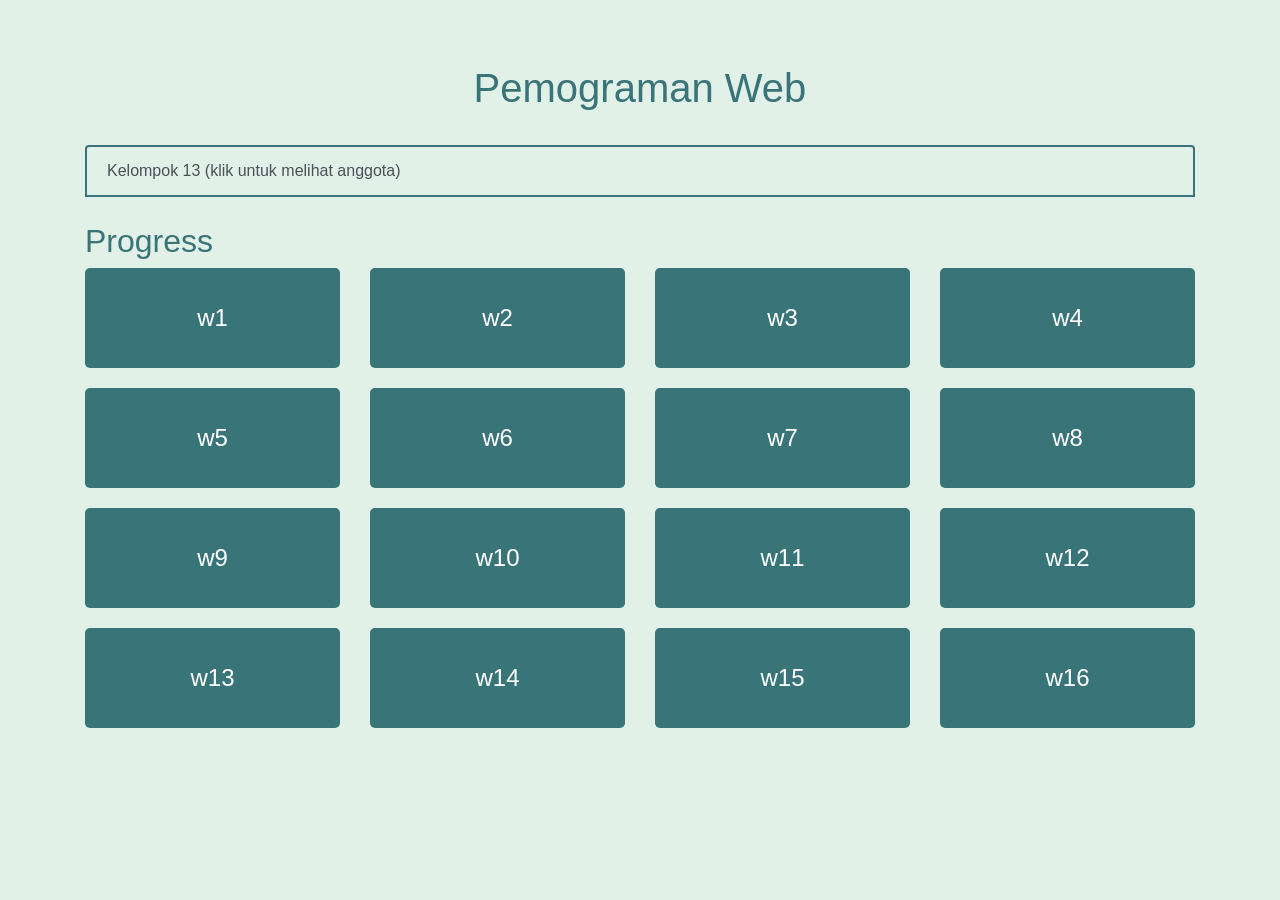
<file: index.html>
<!DOCTYPE html>
<html lang="en">
<head>
    <meta charset="UTF-8">
    <meta name="viewport" content="width=device-width, initial-scale=1.0">
    <link rel="stylesheet" href="https://maxcdn.bootstrapcdn.com/bootstrap/4.5.2/css/bootstrap.min.css">
    <title>Tugas Pemograman Web</title>

</head>
<body>


<div class="container mt-4">
    <h1 style="text-align: center;">Pemograman Web</h1>

    <div class="list-group">
        <a href="#collapseKelompok13" class="list-group-item list-group-item-action" data-toggle="collapse" aria-expanded="false" aria-controls="collapseKelompok13" style="background-color: transparent; border: 2px solid #387478;">Kelompok 13 (klik untuk melihat anggota)</a>
        <div class="collapse" id="collapseKelompok13">
            <p class="list-group-item list-group-item-action" style="background-color: transparent;">Nashrullah Akbar</p>
            <p class="list-group-item list-group-item-action" style="background-color: transparent;">Sahrul Gunawan</p>
            <p class="list-group-item list-group-item-action" style="background-color: transparent;">Ichsanul Hakim</p>
            <p class="list-group-item list-group-item-action" style="background-color: transparent;">Nandi Triana</p>
        </div>
    </div>
<h2>Progress</h2>
    <div class="row">
        <!-- Menggunakan loop untuk membuat kotak dari w1 hingga w16 -->
        <div class="col-md-3">
            <a href="halaman_w1.html" class="box">w1</a>
        </div>

        <div class="col-md-3">
            <a href="./TUGAS WEEK 2/week2.html" class="box">w2</a>
        </div>

        <div class="col-md-3">
            <a href="./TUGAS WEEK 3/week3.html" class="box">w3</a>
        </div>

        <div class="col-md-3">
            <a href="./TUGAS WEEK 4/WEB/week4.html" class="box">w4</a>
        </div>

        <div class="col-md-3">
            <a href="halaman_w5.html" class="box">w5</a>
        </div>

        <div class="col-md-3">
            <a href="halaman_w6.html" class="box">w6</a>
        </div>

        <div class="col-md-3">
            <a href="halaman_w7.html" class="box">w7</a>
        </div>

        <div class="col-md-3">
            <a href="halaman_w8.html" class="box">w8</a>
        </div>

        <div class="col-md-3">
            <a href="halaman_w9.html" class="box">w9</a>
        </div>

        <div class="col-md-3">
            <a href="halaman_w10.html" class="box">w10</a>
        </div>
        
        <div class="col-md-3">
            <a href="halaman_w11.html" class="box">w11</a>
        </div>
        <div class="col-md-3">
            <a href="halaman_w12.html" class="box">w12</a>
        </div>
        <div class="col-md-3">
            <a href="halaman_w13.html" class="box">w13</a>
        </div>
        <div class="col-md-3">
            <a href="halaman_w14.html" class="box">w14</a>
        </div>
        <div class="col-md-3">
            <a href="halaman_w15.html" class="box">w15</a>
        </div>
        <div class="col-md-3">
            <a href="halaman_w16.html" class="box">w16</a>
        </div>
      </div>
    </div>

<script src="https://code.jquery.com/jquery-3.5.1.slim.min.js"></script>
<script src="https://cdn.jsdelivr.net/npm/@popperjs/core@2.5.3/dist/umd/popper.min.js"></script>
<script src="https://maxcdn.bootstrapcdn.com/bootstrap/4.5.2/js/bootstrap.min.js"></script>
</body>
</html>

<style>

    body {
        color: #387478;
        font-family: 'Arial', sans-serif;
        background-color: #E2F1E7;
        margin: 5%;
    }
    
    p{
        margin: 0%;
        font-style: italic;
    }
    .box {
        background-color: #387478; /* Warna latar belakang */
        color: white; /* Warna teks */
        height: 100px; /* Tinggi kotak */
        display: flex;
        align-items: center;
        justify-content: center;
        font-size: 24px; /* Ukuran font */
        border-radius: 5px; /* Sudut melengkung */
        margin-bottom: 20px; /* Jarak antara kotak */
    }
    .box:hover {
        background-color: #243642; /* Warna latar belakang */
    }

    .list-group {
        padding: 25px 0px;
    }
    
</style>
</file>
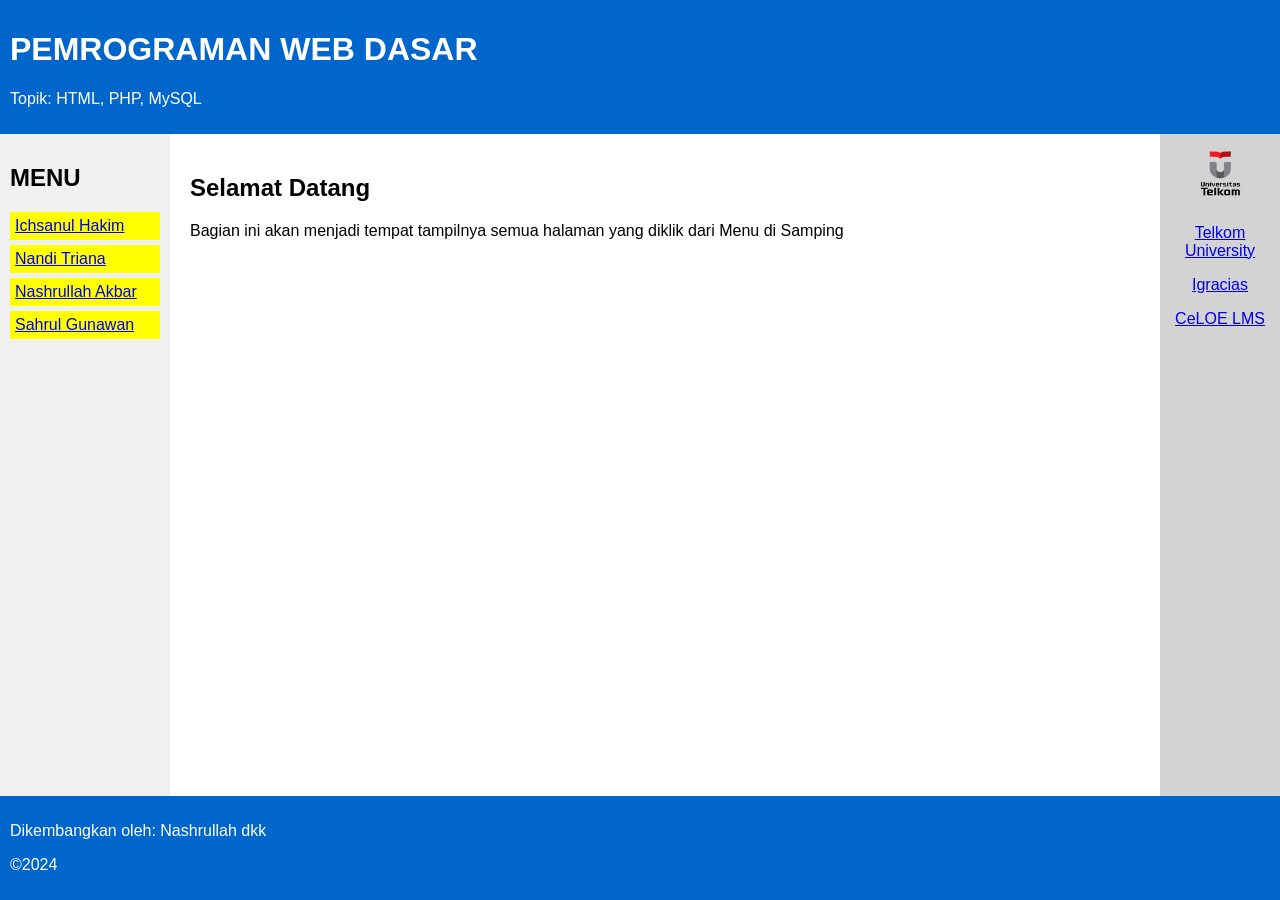
<file: TUGAS WEEK 2/index.html>
<!DOCTYPE html>
<html lang="en">
<head>
    <meta charset="UTF-8">
    <meta name="viewport" content="width=device-width, initial-scale=1.0">
    <link rel="stylesheet" href="./style/style.css">
    <title>WEBPRO WEEK 2</title>
    
</head>
<body>
    <div class="container">
        <header>
            <h1>PEMROGRAMAN WEB DASAR</h1>
            <p>Topik: HTML, PHP, MySQL</p>
        </header>
        <div class="content">
            <nav class="menu">
                <h2>MENU</h2>
                <ul>
                    <li><a href="./datadiri/isan.html">Ichsanul Hakim</a></li>
                    <li><a href="./datadiri/nandi.html">Nandi Triana</a></li>
                    <li><a href="./datadiri/akbar.html">Nashrullah Akbar</a></li>
                    <li><a href="./datadiri/sahrul.html">Sahrul Gunawan</a></li>
                </ul>
            </nav>
            <main>
                <h2>Selamat Datang</h2>
                <p>Bagian ini akan menjadi tempat tampilnya semua halaman yang diklik dari Menu di Samping</p>
            </main>
            <aside class="sidebar">
                <img src="./img/telkom.png" alt="Logo">
                <p><a href="https://telkomuniversity.ac.id/">Telkom University</a></p>
                <p><a href="https://igracias.telkomuniversity.ac.id/">Igracias</a></p>
                <p><a href="https://lms.telkomuniversity.ac.id/login/index.php">CeLOE LMS</a></p>
            </aside>
        </div>
        <footer>
            <p>Dikembangkan oleh: Nashrullah dkk</p>
            <p>&copy;2024</p>
        </footer>
    </div>
</body>
</html>
</file>
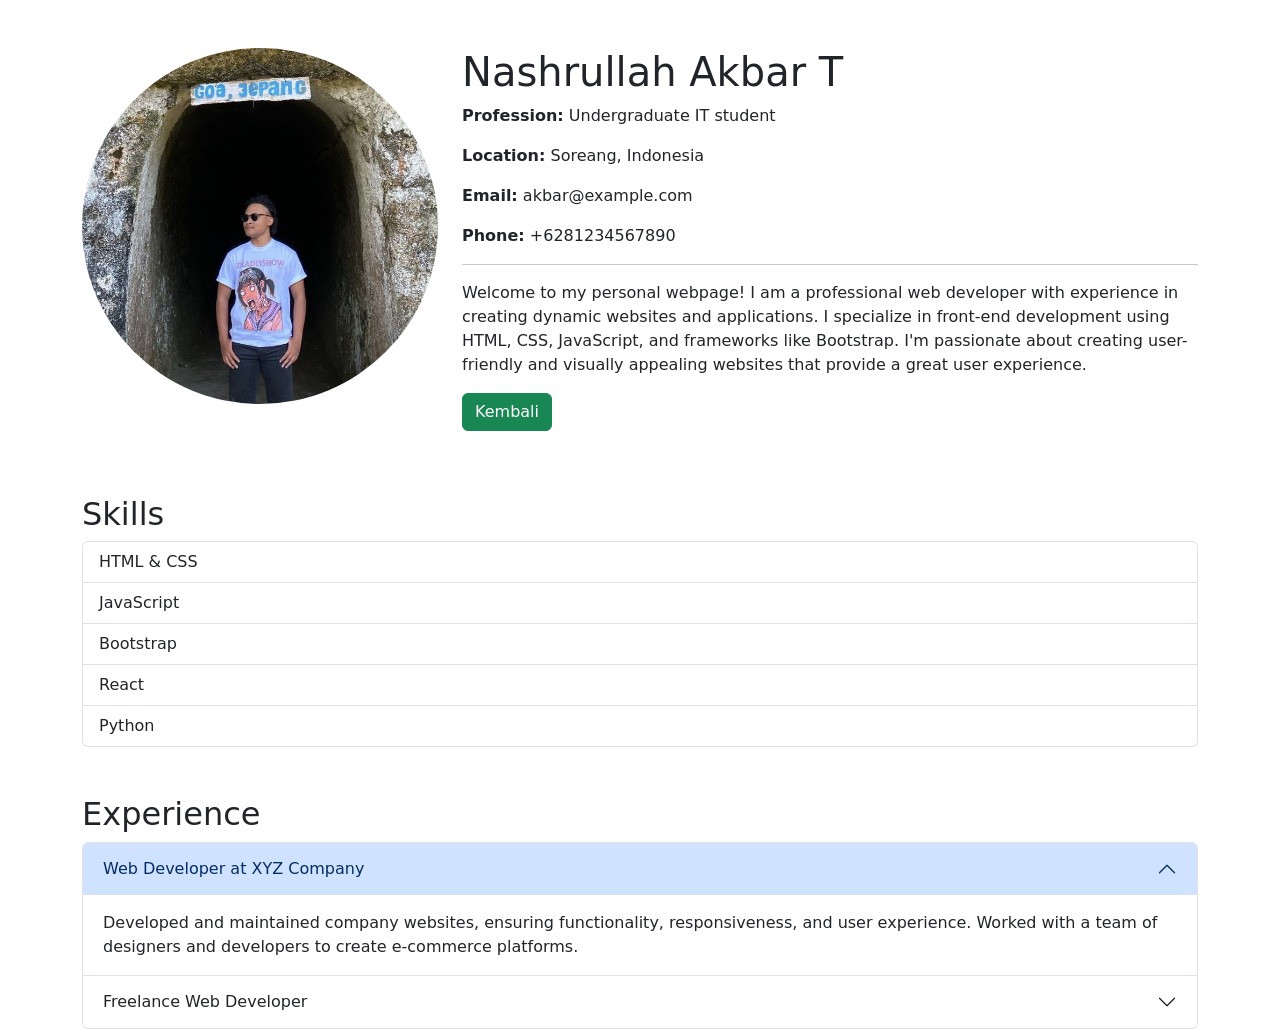
<file: datadiri/akbar.html>
<html lang="en">
<head>
    <meta charset="UTF-8">
    <meta name="viewport" content="width=device-width, initial-scale=1.0">
    <title>Biodata</title>
    <!-- Bootstrap CSS -->
    <link href="https://cdn.jsdelivr.net/npm/bootstrap@5.3.0-alpha1/dist/css/bootstrap.min.css" rel="stylesheet">
</head>
<body>


<!-- Main Content -->
<div class="container mt-5">
    <div class="row">
        <div class="col-md-4">
            <img src="../img/akbar.jpg" alt="Profile Picture" class="img-fluid rounded-circle mb-3">
        </div>
        <div class="col-md-8">
            <h1>Nashrullah Akbar T</h1>
            <p><strong>Profession:</strong> Undergraduate IT student</p>
            <p><strong>Location:</strong> Soreang, Indonesia</p>
            <p><strong>Email:</strong> akbar@example.com</p>
            <p><strong>Phone:</strong> +6281234567890</p>
            <hr>
            <p>Welcome to my personal webpage! I am a professional web developer with experience in creating dynamic websites and applications. I specialize in front-end development using HTML, CSS, JavaScript, and frameworks like Bootstrap. I'm passionate about creating user-friendly and visually appealing websites that provide a great user experience.</p>
            <form>
                <button type="button" onclick="window.location.href='../index.html'" class="btn btn-success">Kembali</button>
               </form>
        </div>
    </div>

    <div class="row mt-5">
        <div class="col-md-12">
            <h2>Skills</h2>
            <ul class="list-group">
                <li class="list-group-item">HTML & CSS</li>
                <li class="list-group-item">JavaScript</li>
                <li class="list-group-item">Bootstrap</li>
                <li class="list-group-item">React</li>
                <li class="list-group-item">Python</li>
            </ul>
        </div>
    </div>

    <div class="row mt-5">
        <div class="col-md-12">
            <h2>Experience</h2>
            <div class="accordion" id="experienceAccordion">
                <div class="accordion-item">
                    <h2 class="accordion-header" id="headingOne">
                        <button class="accordion-button" type="button" data-bs-toggle="collapse" data-bs-target="#collapseOne" aria-expanded="true" aria-controls="collapseOne">
                            Web Developer at XYZ Company
                        </button>
                    </h2>
                    <div id="collapseOne" class="accordion-collapse collapse show" aria-labelledby="headingOne" data-bs-parent="#experienceAccordion">
                        <div class="accordion-body">
                            Developed and maintained company websites, ensuring functionality, responsiveness, and user experience. Worked with a team of designers and developers to create e-commerce platforms.
                        </div>
                    </div>
                </div>
                <div class="accordion-item">
                    <h2 class="accordion-header" id="headingTwo">
                        <button class="accordion-button collapsed" type="button" data-bs-toggle="collapse" data-bs-target="#collapseTwo" aria-expanded="false" aria-controls="collapseTwo">
                            Freelance Web Developer
                        </button>
                    </h2>
                    <div id="collapseTwo" class="accordion-collapse collapse" aria-labelledby="headingTwo" data-bs-parent="#experienceAccordion">
                        <div class="accordion-body">
                            Built websites for small businesses and personal portfolios, focusing on clean, modern design and user-centric functionality.
                        </div>
                    </div>
                </div>
            </div>
        </div>
    </div>
</div>



<!-- Bootstrap JS -->
<script src="https://cdn.jsdelivr.net/npm/bootstrap@5.3.0-alpha1/dist/js/bootstrap.bundle.min.js"></script>
</body>
</html>
</file>
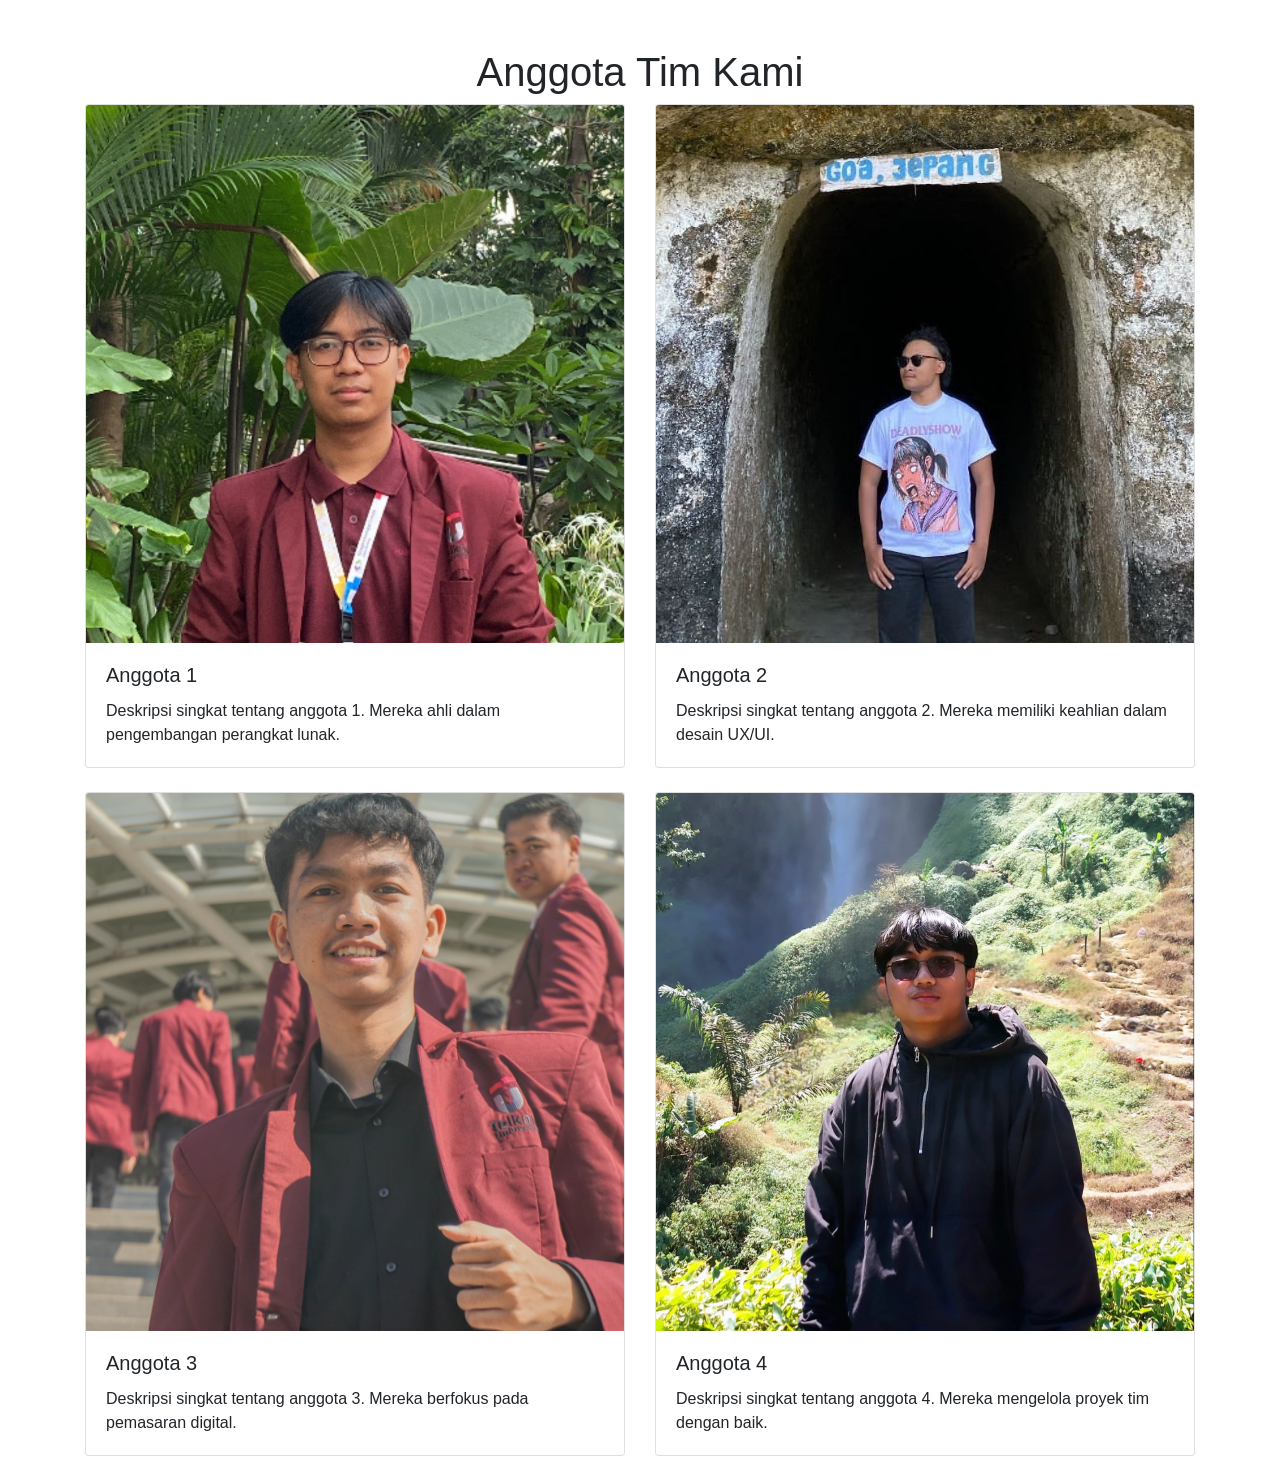
<file: datadiri/anggota.html>
<!DOCTYPE html>
 <html lang="en">
<head>
  <meta charset="UTF-8">
  <meta name="viewport" content="width=device-width, initial-scale=1.0">
  <title>Anggota Tim</title>
  <link rel="stylesheet" href="https://stackpath.bootstrapcdn.com/bootstrap/4.5.2/css/bootstrap.min.css">
</head>
 <body>
  <div class="container mt-5">
    <h1 class="text-center">Anggota Tim Kami</h1>
    <div class="row">
      
      <!-- Card Anggota 1 -->
      <div class="col-md-6">
        <div class="card mb-4">
          <img src="../img/san.jpeg" class="card-img-top" alt="Anggota 1">
          <div class="card-body">
            <h5 class="card-title">Anggota 1</h5>
            <p class="card-text">Deskripsi singkat tentang anggota 1. Mereka ahli dalam pengembangan perangkat lunak.</p>
          </div>
        </div>
      </div>
      
      <!-- Card Anggota 2 -->
      <div class="col-md-6">
        <div class="card mb-4">
          <img src="../img/akbar.jpg" class="card-img-top" alt="Anggota 2">
          <div class="card-body">
            <h5 class="card-title">Anggota 2</h5>
            <p class="card-text">Deskripsi singkat tentang anggota 2. Mereka memiliki keahlian dalam desain UX/UI.</p>
          </div>
        </div>
      </div>

      <!-- Card Anggota 3 -->
      <div class="col-md-6">
        <div class="card mb-4">
          <img src="../img/nandi.jpg" class="card-img-top" alt="Anggota 3">
          <div class="card-body">
            <h5 class="card-title">Anggota 3</h5>
            <p class="card-text">Deskripsi singkat tentang anggota 3. Mereka berfokus pada pemasaran digital.</p>
          </div>
        </div>
      </div>
      
      <!-- Card Anggota 4 -->
      <div class="col-md-6">
        <div class="card mb-4">
          <img src="../img/sahrul.jpg" class="card-img-top" alt="Anggota 4">
          <div class="card-body">
            <h5 class="card-title">Anggota 4</h5>
            <p class="card-text">Deskripsi singkat tentang anggota 4. Mereka mengelola proyek tim dengan baik.</p>
          </div>
        </div>
      </div>
 </body>
 </html> 

<style>
    .card {
    transition: transform 0.2s;
    width: 100%;
    margin-bottom: 10px;
}
    
    .card:hover {
        transform: scale(1.05);
    }

 </style>
</file>
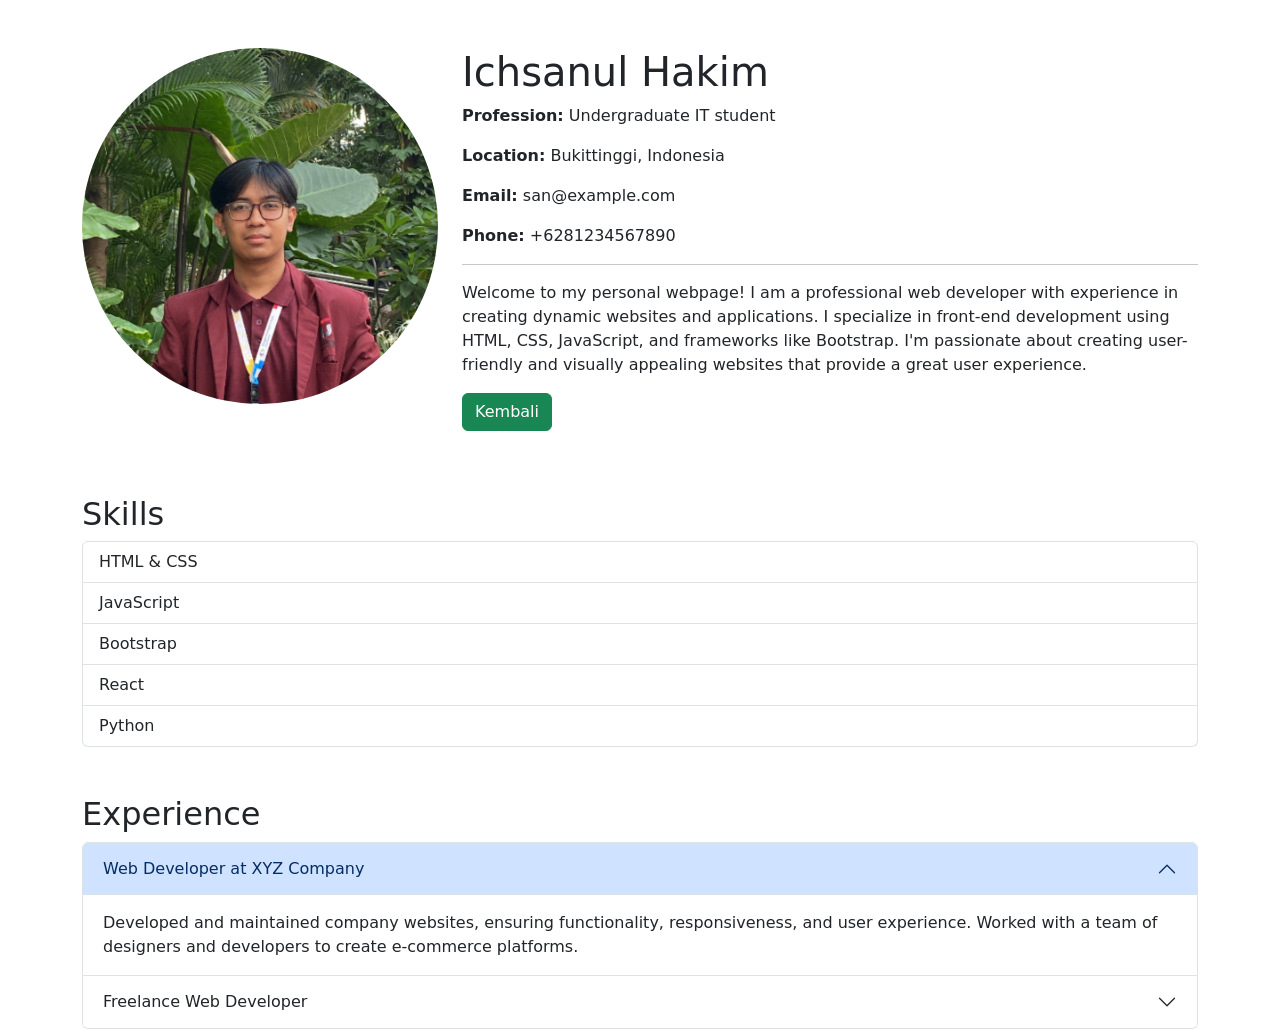
<file: datadiri/isan.html>
<html lang="en">
<head>
    <meta charset="UTF-8">
    <meta name="viewport" content="width=device-width, initial-scale=1.0">
    <title>Biodata</title>
    <!-- Bootstrap CSS -->
    <link href="https://cdn.jsdelivr.net/npm/bootstrap@5.3.0-alpha1/dist/css/bootstrap.min.css" rel="stylesheet">
</head>
<body>


<!-- Main Content -->
<div class="container mt-5">
    <div class="row">
        <div class="col-md-4">
            <img src="../img/san.jpeg" alt="Profile Picture" class="img-fluid rounded-circle mb-3">
        </div>
        <div class="col-md-8">
            <h1>Ichsanul Hakim</h1>
            <p><strong>Profession:</strong> Undergraduate IT student</p>
            <p><strong>Location:</strong> Bukittinggi, Indonesia</p>
            <p><strong>Email:</strong> san@example.com</p>
            <p><strong>Phone:</strong> +6281234567890</p>
            <hr>
            <p>Welcome to my personal webpage! I am a professional web developer with experience in creating dynamic websites and applications. I specialize in front-end development using HTML, CSS, JavaScript, and frameworks like Bootstrap. I'm passionate about creating user-friendly and visually appealing websites that provide a great user experience.</p>
            <form>
                <button type="button" onclick="window.location.href='../index.html'" class="btn btn-success">Kembali</button>
               </form>
        </div>
    </div>

    <div class="row mt-5">
        <div class="col-md-12">
            <h2>Skills</h2>
            <ul class="list-group">
                <li class="list-group-item">HTML & CSS</li>
                <li class="list-group-item">JavaScript</li>
                <li class="list-group-item">Bootstrap</li>
                <li class="list-group-item">React</li>
                <li class="list-group-item">Python</li>
            </ul>
        </div>
    </div>

    <div class="row mt-5">
        <div class="col-md-12">
            <h2>Experience</h2>
            <div class="accordion" id="experienceAccordion">
                <div class="accordion-item">
                    <h2 class="accordion-header" id="headingOne">
                        <button class="accordion-button" type="button" data-bs-toggle="collapse" data-bs-target="#collapseOne" aria-expanded="true" aria-controls="collapseOne">
                            Web Developer at XYZ Company
                        </button>
                    </h2>
                    <div id="collapseOne" class="accordion-collapse collapse show" aria-labelledby="headingOne" data-bs-parent="#experienceAccordion">
                        <div class="accordion-body">
                            Developed and maintained company websites, ensuring functionality, responsiveness, and user experience. Worked with a team of designers and developers to create e-commerce platforms.
                        </div>
                    </div>
                </div>
                <div class="accordion-item">
                    <h2 class="accordion-header" id="headingTwo">
                        <button class="accordion-button collapsed" type="button" data-bs-toggle="collapse" data-bs-target="#collapseTwo" aria-expanded="false" aria-controls="collapseTwo">
                            Freelance Web Developer
                        </button>
                    </h2>
                    <div id="collapseTwo" class="accordion-collapse collapse" aria-labelledby="headingTwo" data-bs-parent="#experienceAccordion">
                        <div class="accordion-body">
                            Built websites for small businesses and personal portfolios, focusing on clean, modern design and user-centric functionality.
                        </div>
                    </div>
                </div>
            </div>
        </div>
    </div>
</div>



<!-- Bootstrap JS -->
<script src="https://cdn.jsdelivr.net/npm/bootstrap@5.3.0-alpha1/dist/js/bootstrap.bundle.min.js"></script>
</body>
</html>
</file>
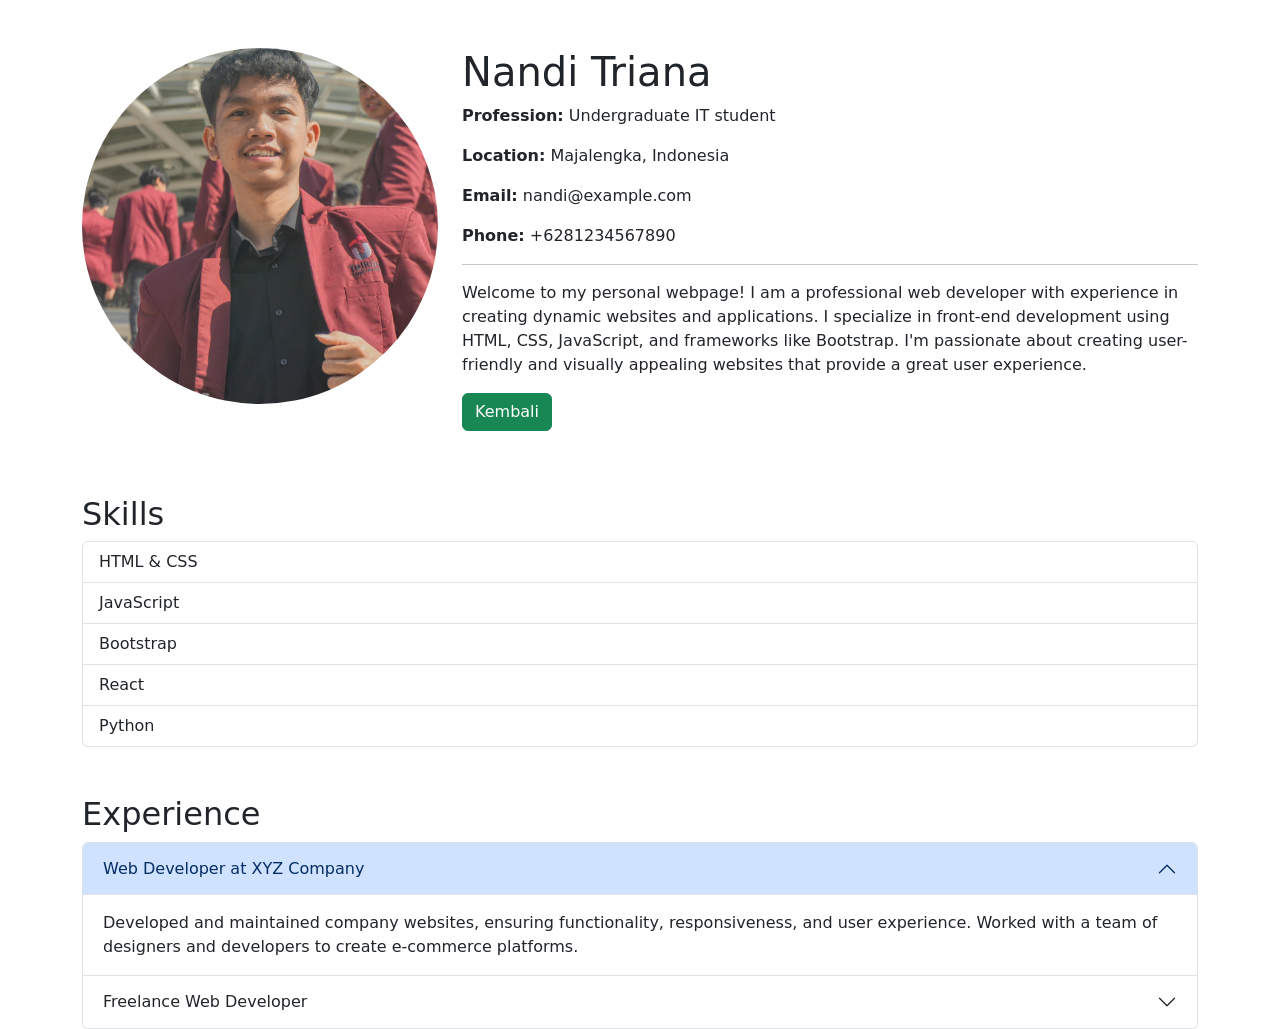
<file: datadiri/nandi.html>
<html lang="en">
  <head>
    <meta charset="UTF-8" />
    <meta name="viewport" content="width=device-width, initial-scale=1.0" />
    <title>Biodata</title>
    <!-- Bootstrap CSS -->
    <link
      href="https://cdn.jsdelivr.net/npm/bootstrap@5.3.0-alpha1/dist/css/bootstrap.min.css"
      rel="stylesheet"
    />
  </head>
  <body>
    <!-- Main Content -->
    <div class="container mt-5">
      <div class="row">
        <div class="col-md-4">
          <img
            src="../img/nandi.jpg"
            alt="Profile Picture"
            class="img-fluid rounded-circle mb-3"
          />
        </div>
        <div class="col-md-8">
          <h1>Nandi Triana</h1>
          <p><strong>Profession:</strong> Undergraduate IT student</p>
          <p><strong>Location:</strong> Majalengka, Indonesia</p>
          <p><strong>Email:</strong> nandi@example.com</p>
          <p><strong>Phone:</strong> +6281234567890</p>
          <hr />
          <p>
            Welcome to my personal webpage! I am a professional web developer
            with experience in creating dynamic websites and applications. I
            specialize in front-end development using HTML, CSS, JavaScript, and
            frameworks like Bootstrap. I'm passionate about creating
            user-friendly and visually appealing websites that provide a great
            user experience.
          </p>
          <form>
            <button
              type="button"
              onclick="window.location.href='../index.html'"
              class="btn btn-success"
            >
              Kembali
            </button>
          </form>
        </div>
      </div>

      <div class="row mt-5">
        <div class="col-md-12">
          <h2>Skills</h2>
          <ul class="list-group">
            <li class="list-group-item">HTML & CSS</li>
            <li class="list-group-item">JavaScript</li>
            <li class="list-group-item">Bootstrap</li>
            <li class="list-group-item">React</li>
            <li class="list-group-item">Python</li>
          </ul>
        </div>
      </div>

      <div class="row mt-5">
        <div class="col-md-12">
          <h2>Experience</h2>
          <div class="accordion" id="experienceAccordion">
            <div class="accordion-item">
              <h2 class="accordion-header" id="headingOne">
                <button
                  class="accordion-button"
                  type="button"
                  data-bs-toggle="collapse"
                  data-bs-target="#collapseOne"
                  aria-expanded="true"
                  aria-controls="collapseOne"
                >
                  Web Developer at XYZ Company
                </button>
              </h2>
              <div
                id="collapseOne"
                class="accordion-collapse collapse show"
                aria-labelledby="headingOne"
                data-bs-parent="#experienceAccordion"
              >
                <div class="accordion-body">
                  Developed and maintained company websites, ensuring
                  functionality, responsiveness, and user experience. Worked
                  with a team of designers and developers to create e-commerce
                  platforms.
                </div>
              </div>
            </div>
            <div class="accordion-item">
              <h2 class="accordion-header" id="headingTwo">
                <button
                  class="accordion-button collapsed"
                  type="button"
                  data-bs-toggle="collapse"
                  data-bs-target="#collapseTwo"
                  aria-expanded="false"
                  aria-controls="collapseTwo"
                >
                  Freelance Web Developer
                </button>
              </h2>
              <div
                id="collapseTwo"
                class="accordion-collapse collapse"
                aria-labelledby="headingTwo"
                data-bs-parent="#experienceAccordion"
              >
                <div class="accordion-body">
                  Built websites for small businesses and personal portfolios,
                  focusing on clean, modern design and user-centric
                  functionality.
                </div>
              </div>
            </div>
          </div>
        </div>
      </div>
    </div>

    <!-- Bootstrap JS -->
    <script src="https://cdn.jsdelivr.net/npm/bootstrap@5.3.0-alpha1/dist/js/bootstrap.bundle.min.js"></script>
  </body>
</html>
</file>
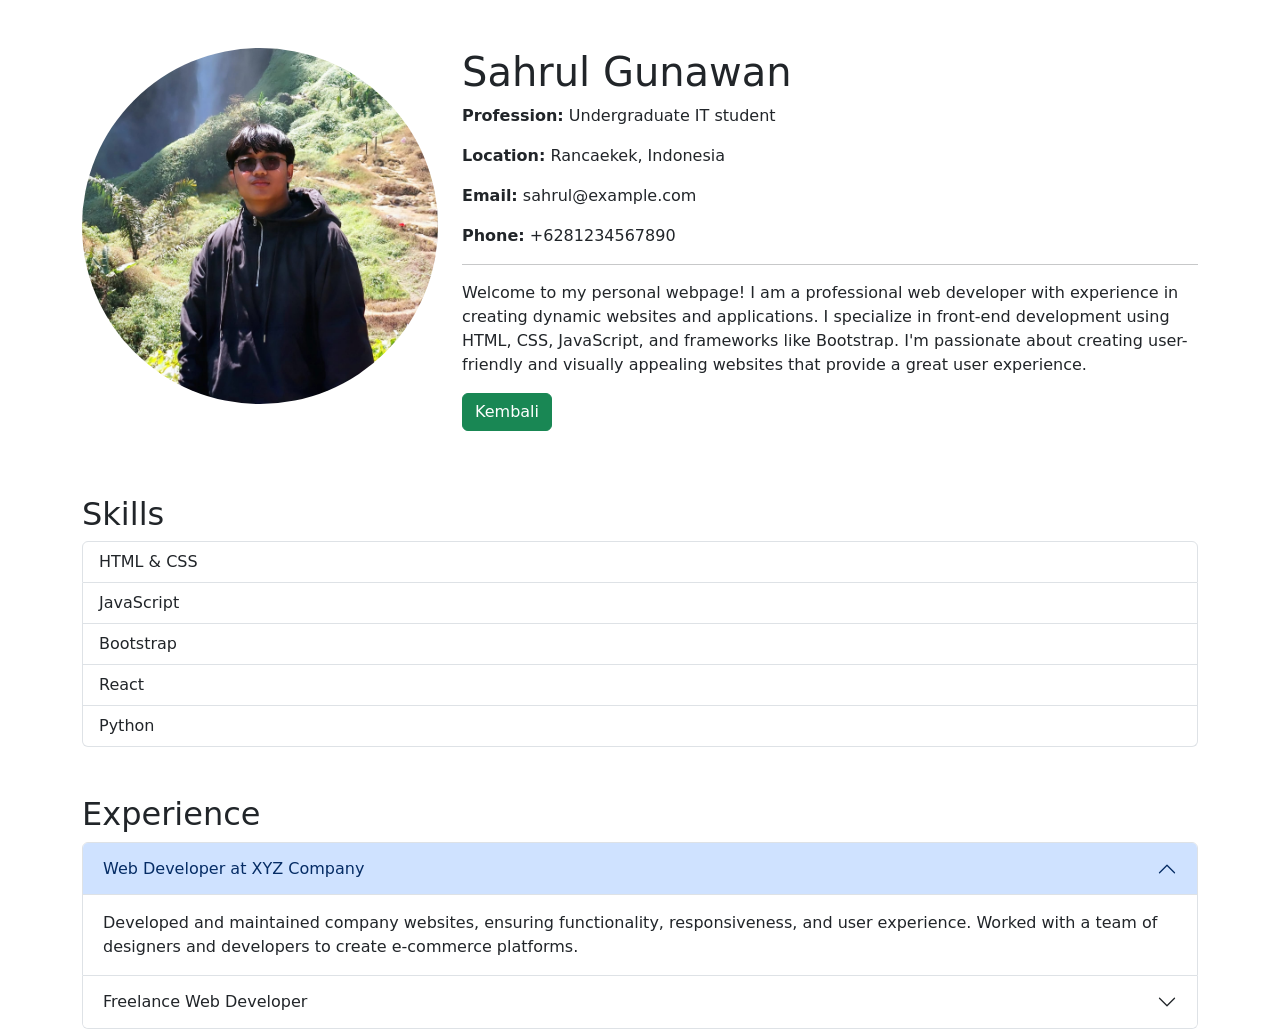
<file: datadiri/sahrul.html>
<html lang="en">
<head>
    <meta charset="UTF-8">
    <meta name="viewport" content="width=device-width, initial-scale=1.0">
    <title>Biodata</title>
    <!-- Bootstrap CSS -->
    <link href="https://cdn.jsdelivr.net/npm/bootstrap@5.3.0-alpha1/dist/css/bootstrap.min.css" rel="stylesheet">
</head>
<body>


<!-- Main Content -->
<div class="container mt-5">
    <div class="row">
        <div class="col-md-4">
            <img src="../img/sahrul.jpg" alt="Profile Picture" class="img-fluid rounded-circle mb-3">
        </div>
        <div class="col-md-8">
            <h1>Sahrul Gunawan</h1>
            <p><strong>Profession:</strong> Undergraduate IT student</p>
            <p><strong>Location:</strong> Rancaekek, Indonesia</p>
            <p><strong>Email:</strong> sahrul@example.com</p>
            <p><strong>Phone:</strong> +6281234567890</p>
            <hr>
            <p>Welcome to my personal webpage! I am a professional web developer with experience in creating dynamic websites and applications. I specialize in front-end development using HTML, CSS, JavaScript, and frameworks like Bootstrap. I'm passionate about creating user-friendly and visually appealing websites that provide a great user experience.</p>
            <form>
                <button type="button" onclick="window.location.href='../index.html'" class="btn btn-success">Kembali</button>
               </form>
        </div>
    </div>

    <div class="row mt-5">
        <div class="col-md-12">
            <h2>Skills</h2>
            <ul class="list-group">
                <li class="list-group-item">HTML & CSS</li>
                <li class="list-group-item">JavaScript</li>
                <li class="list-group-item">Bootstrap</li>
                <li class="list-group-item">React</li>
                <li class="list-group-item">Python</li>
            </ul>
        </div>
    </div>

    <div class="row mt-5">
        <div class="col-md-12">
            <h2>Experience</h2>
            <div class="accordion" id="experienceAccordion">
                <div class="accordion-item">
                    <h2 class="accordion-header" id="headingOne">
                        <button class="accordion-button" type="button" data-bs-toggle="collapse" data-bs-target="#collapseOne" aria-expanded="true" aria-controls="collapseOne">
                            Web Developer at XYZ Company
                        </button>
                    </h2>
                    <div id="collapseOne" class="accordion-collapse collapse show" aria-labelledby="headingOne" data-bs-parent="#experienceAccordion">
                        <div class="accordion-body">
                            Developed and maintained company websites, ensuring functionality, responsiveness, and user experience. Worked with a team of designers and developers to create e-commerce platforms.
                        </div>
                    </div>
                </div>
                <div class="accordion-item">
                    <h2 class="accordion-header" id="headingTwo">
                        <button class="accordion-button collapsed" type="button" data-bs-toggle="collapse" data-bs-target="#collapseTwo" aria-expanded="false" aria-controls="collapseTwo">
                            Freelance Web Developer
                        </button>
                    </h2>
                    <div id="collapseTwo" class="accordion-collapse collapse" aria-labelledby="headingTwo" data-bs-parent="#experienceAccordion">
                        <div class="accordion-body">
                            Built websites for small businesses and personal portfolios, focusing on clean, modern design and user-centric functionality.
                        </div>
                    </div>
                </div>
            </div>
        </div>
    </div>
</div>



<!-- Bootstrap JS -->
<script src="https://cdn.jsdelivr.net/npm/bootstrap@5.3.0-alpha1/dist/js/bootstrap.bundle.min.js"></script>
</body>
</html>
</file>
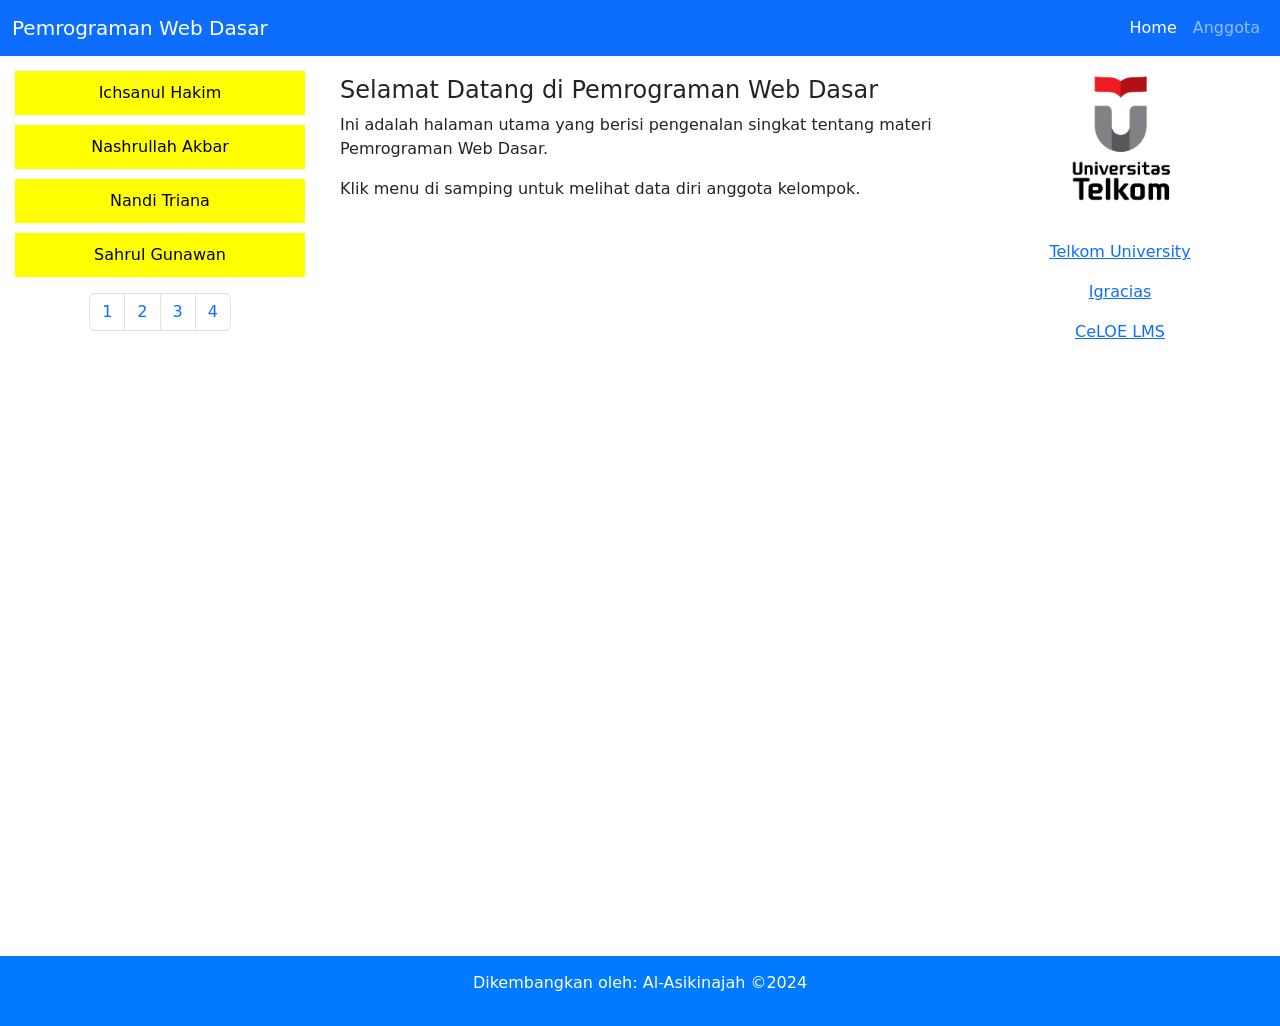
<file: TUGAS WEEK 4/week4.html>
<!DOCTYPE html>
<html lang="en">
  <head>
    <meta charset="UTF-8" />
    <meta name="viewport" content="width=device-width, initial-scale=1.0" />
    <title>Pemrograman Web Dasar</title>
    <!-- Bootstrap CSS -->
    <link
      href="https://cdn.jsdelivr.net/npm/bootstrap@5.3.0-alpha1/dist/css/bootstrap.min.css"
      rel="stylesheet"
    />
    <script src="./script/script.js"></script>
    <link rel="stylesheet" href="./style/style.css" />
  </head>
  <body>
    <!-- Navbar -->
    <nav class="navbar navbar-expand-lg navbar-dark bg-primary sticky-top">
      <div class="container-fluid">
        <a
          class="navbar-brand"
          href="#"
          onclick="loadPage('./datadiri/home.html')"
          >Pemrograman Web Dasar</a
        >
        <button
          class="navbar-toggler"
          type="button"
          data-bs-toggle="collapse"
          data-bs-target="#navbarNavAltMarkup"
          aria-controls="navbarNavAltMarkup"
          aria-expanded="false"
          aria-label="Toggle navigation"
        >
          <span class="navbar-toggler-icon"></span>
        </button>
        <div
          class="collapse navbar-collapse justify-content-end"
          id="navbarNavAltMarkup"
        >
          <div class="navbar-nav">
            <a
              class="nav-link active"
              aria-current="page"
              href="#"
              onclick="loadPage('./datadiri/home.html')"
              id="nav-link-home"
              >Home</a
            >
            <a
              class="nav-link"
              href="#"
              onclick="loadPage('./datadiri/anggota.html')"
              id="nav-link-anggotas"
              >Anggota</a
            >
          </div>
        </div>
      </div>
    </nav>

    <div class="container-fluid">
      <div class="row">
        <!-- Sidebar -->
        <div class="col-3 sidebar">
          <div
            class="menu-item"
            role="button"
            onclick="loadPage('./datadiri/isan.html')"
          >
            <a href="#">Ichsanul Hakim</a>
          </div>
          <div
            class="menu-item"
            role="button"
            onclick="loadPage('./datadiri/akbar.html')"
          >
            <a href="#">Nashrullah Akbar</a>
          </div>
          <div
            class="menu-item"
            role="button"
            onclick="loadPage('./datadiri/nandi.html')"
          >
            <a href="#">Nandi Triana</a>
          </div>
          <div
            class="menu-item"
            role="button"
            onclick="loadPage('./datadiri/sahrul.html')"
          >
            <a href="#">Sahrul Gunawan</a>
          </div>

          <!-- Pagination -->
          <nav aria-label="Page navigation example">
            <ul class="pagination justify-content-center mt-3">
              <li class="page-item">
                <a
                  class="page-link"
                  href="#"
                  onclick="loadPage('./datadiri/isan.html')"
                  >1</a
                >
              </li>
              <li class="page-item">
                <a
                  class="page-link"
                  href="#"
                  onclick="loadPage('./datadiri/akbar.html')"
                  >2</a
                >
              </li>
              <li class="page-item">
                <a
                  class="page-link"
                  href="#"
                  onclick="loadPage('./datadiri/nandi.html')"
                  >3</a
                >
              </li>
              <li class="page-item">
                <a
                  class="page-link"
                  href="#"
                  onclick="loadPage('./datadiri/sahrul.html')"
                  >4</a
                >
              </li>
            </ul>
          </nav>
        </div>

        <!-- Main Content -->
        <div class="col-6 main-content" id="main-content">
          <!-- Konten akan di-load ke sini menggunakan AJAX -->
        </div>

        <!-- Right Sidebar -->
        <div class="col-3 right-sidebar">
          <div class="text-center">
            <img
              src="./img/telkom.png"
              alt="Logo"
              class="img-fluid mb-3 w-50 h-auto"
            />
            <p>
              <a href="https://telkomuniversity.ac.id/" target="_blank"
                >Telkom University</a
              >
            </p>
            <p>
              <a href="https://igracias.telkomuniversity.ac.id/" target="_blank"
                >Igracias</a
              >
            </p>
            <p>
              <a
                href="https://lms.telkomuniversity.ac.id/login/index.php"
                target="_blank"
                >CeLOE LMS</a
              >
            </p>
          </div>
        </div>
      </div>
    </div>

    <!-- Footer -->
    <footer>
      <p>Dikembangkan oleh: Al-Asikinajah ©2024</p>
    </footer>

    <!-- Bootstrap JS -->
    <script src="https://cdn.jsdelivr.net/npm/bootstrap@5.3.0-alpha1/dist/js/bootstrap.bundle.min.js"></script>
  </body>
</html>
</file>
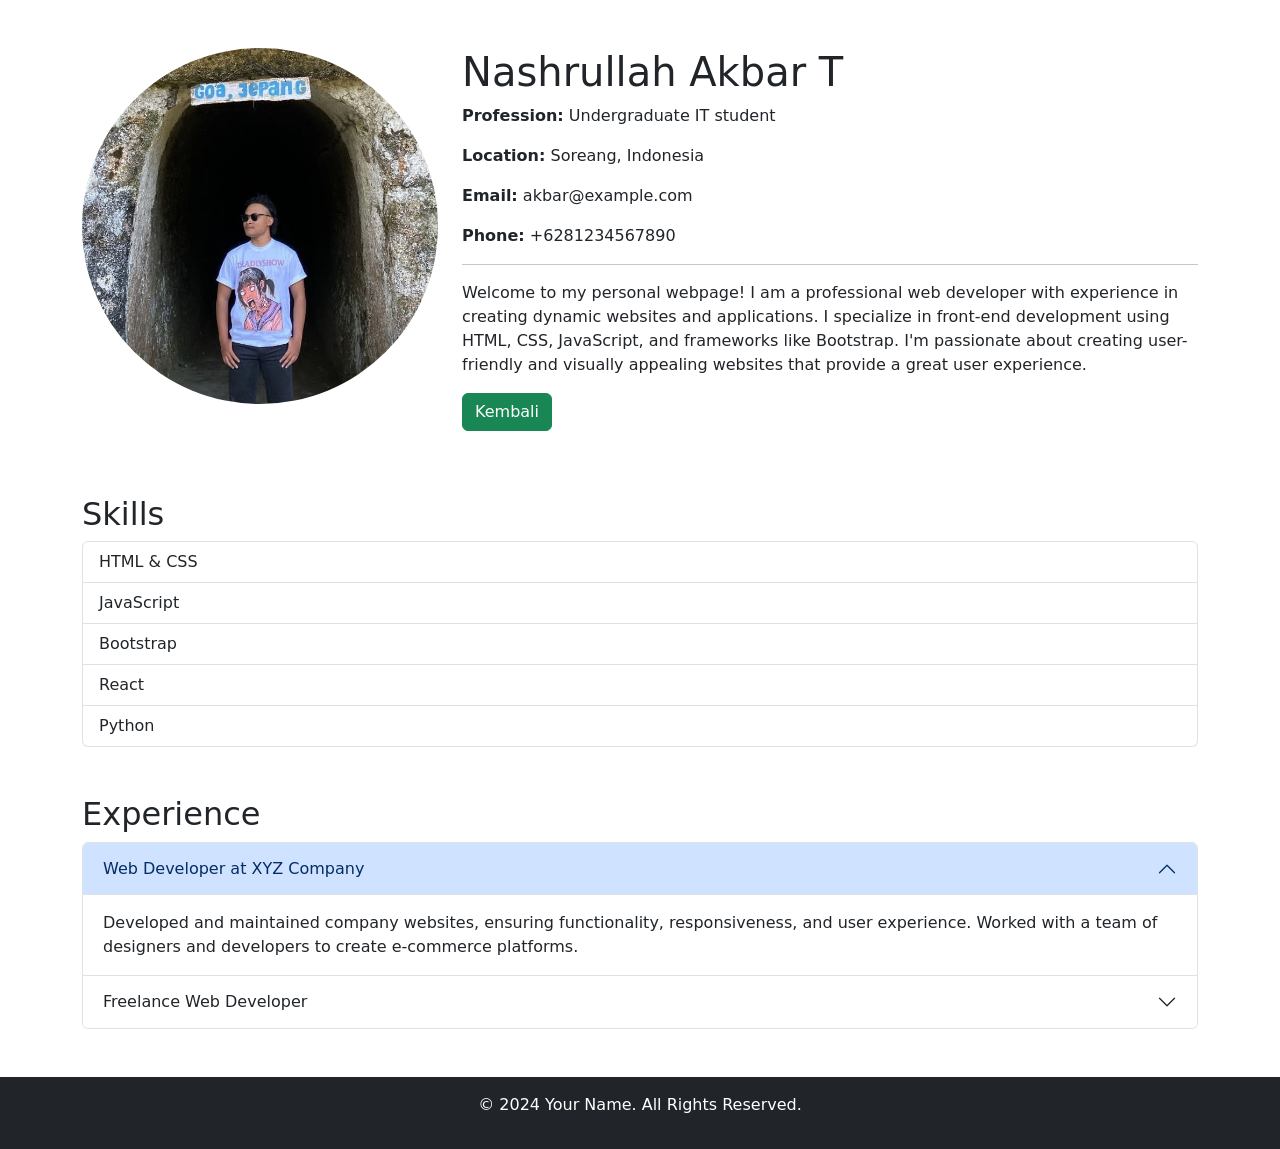
<file: TUGAS WEEK 2/datadiri/akbar.html>
<html lang="en">
<head>
    <meta charset="UTF-8">
    <meta name="viewport" content="width=device-width, initial-scale=1.0">
    <title>Biodata</title>
    <!-- Bootstrap CSS -->
    <link href="https://cdn.jsdelivr.net/npm/bootstrap@5.3.0-alpha1/dist/css/bootstrap.min.css" rel="stylesheet">
</head>
<body>


<!-- Main Content -->
<div class="container mt-5">
    <div class="row">
        <div class="col-md-4">
            <img src="../img/akbar.jpg" alt="Profile Picture" class="img-fluid rounded-circle mb-3">
        </div>
        <div class="col-md-8">
            <h1>Nashrullah Akbar T</h1>
            <p><strong>Profession:</strong> Undergraduate IT student</p>
            <p><strong>Location:</strong> Soreang, Indonesia</p>
            <p><strong>Email:</strong> akbar@example.com</p>
            <p><strong>Phone:</strong> +6281234567890</p>
            <hr>
            <p>Welcome to my personal webpage! I am a professional web developer with experience in creating dynamic websites and applications. I specialize in front-end development using HTML, CSS, JavaScript, and frameworks like Bootstrap. I'm passionate about creating user-friendly and visually appealing websites that provide a great user experience.</p>
            <form>
                <button type="button"  onclick="history.back()" class="btn btn-success">Kembali</button>
               </form>
        </div>
    </div>

    <div class="row mt-5">
        <div class="col-md-12">
            <h2>Skills</h2>
            <ul class="list-group">
                <li class="list-group-item">HTML & CSS</li>
                <li class="list-group-item">JavaScript</li>
                <li class="list-group-item">Bootstrap</li>
                <li class="list-group-item">React</li>
                <li class="list-group-item">Python</li>
            </ul>
        </div>
    </div>

    <div class="row mt-5">
        <div class="col-md-12">
            <h2>Experience</h2>
            <div class="accordion" id="experienceAccordion">
                <div class="accordion-item">
                    <h2 class="accordion-header" id="headingOne">
                        <button class="accordion-button" type="button" data-bs-toggle="collapse" data-bs-target="#collapseOne" aria-expanded="true" aria-controls="collapseOne">
                            Web Developer at XYZ Company
                        </button>
                    </h2>
                    <div id="collapseOne" class="accordion-collapse collapse show" aria-labelledby="headingOne" data-bs-parent="#experienceAccordion">
                        <div class="accordion-body">
                            Developed and maintained company websites, ensuring functionality, responsiveness, and user experience. Worked with a team of designers and developers to create e-commerce platforms.
                        </div>
                    </div>
                </div>
                <div class="accordion-item">
                    <h2 class="accordion-header" id="headingTwo">
                        <button class="accordion-button collapsed" type="button" data-bs-toggle="collapse" data-bs-target="#collapseTwo" aria-expanded="false" aria-controls="collapseTwo">
                            Freelance Web Developer
                        </button>
                    </h2>
                    <div id="collapseTwo" class="accordion-collapse collapse" aria-labelledby="headingTwo" data-bs-parent="#experienceAccordion">
                        <div class="accordion-body">
                            Built websites for small businesses and personal portfolios, focusing on clean, modern design and user-centric functionality.
                        </div>
                    </div>
                </div>
            </div>
        </div>
    </div>
</div>

<!-- Footer -->
<footer class="bg-dark text-white text-center py-3 mt-5">
    <p>&copy; 2024 Your Name. All Rights Reserved.</p>
</footer>

<!-- Bootstrap JS -->
<script src="https://cdn.jsdelivr.net/npm/bootstrap@5.3.0-alpha1/dist/js/bootstrap.bundle.min.js"></script>
</body>
</html>
</file>
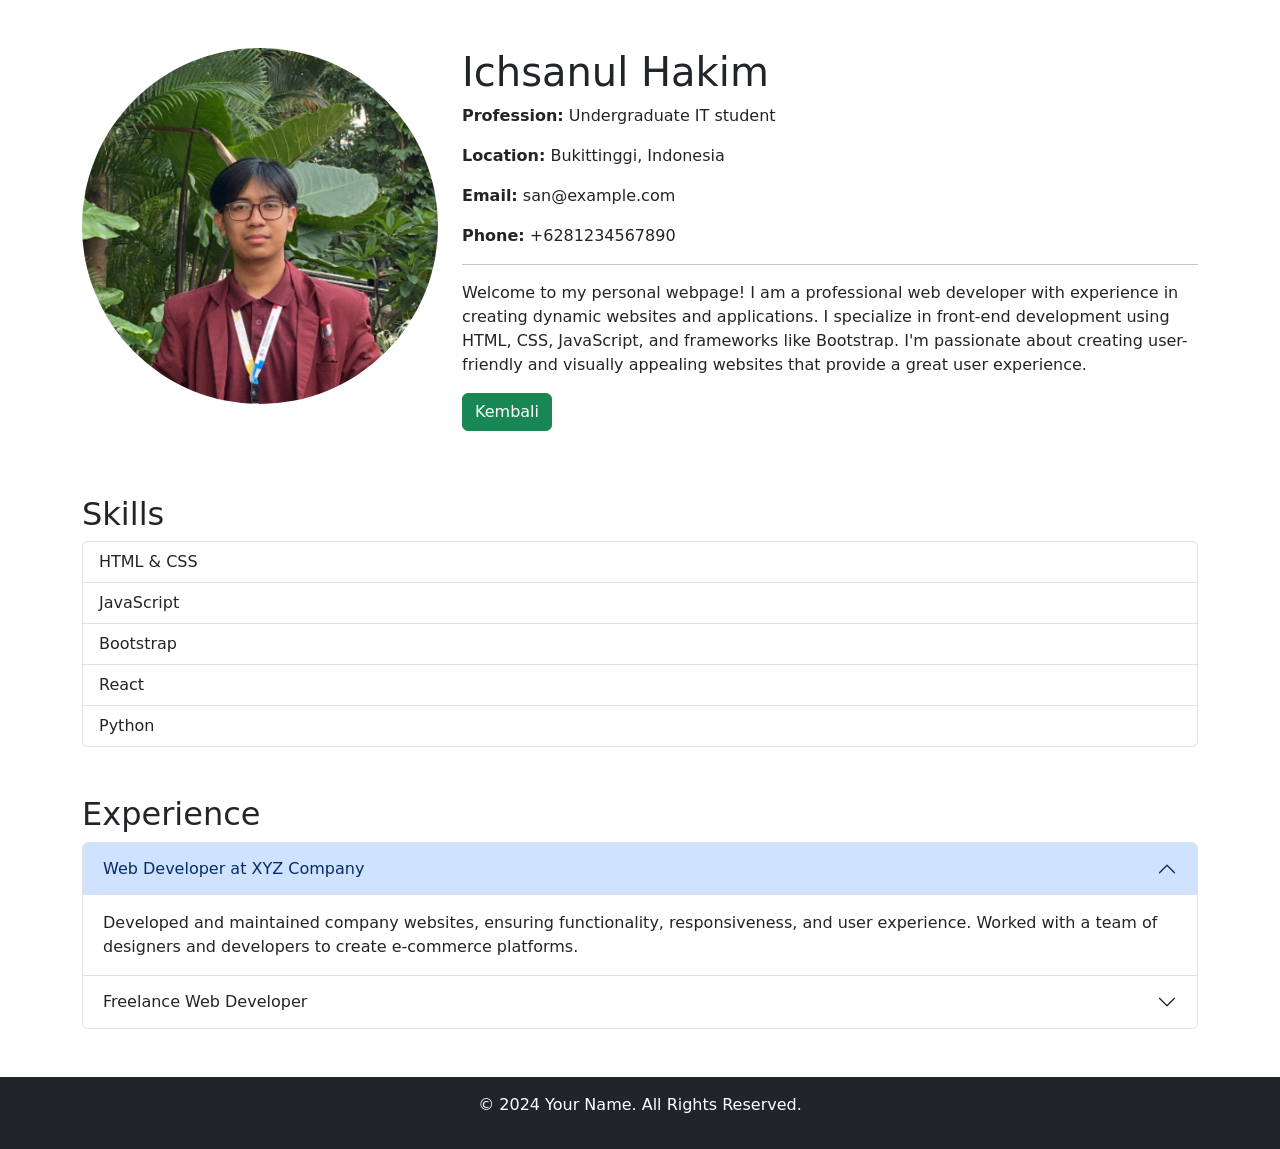
<file: TUGAS WEEK 2/datadiri/isan.html>
<html lang="en">
<head>
    <meta charset="UTF-8">
    <meta name="viewport" content="width=device-width, initial-scale=1.0">
    <title>Biodata</title>
    <!-- Bootstrap CSS -->
    <link href="https://cdn.jsdelivr.net/npm/bootstrap@5.3.0-alpha1/dist/css/bootstrap.min.css" rel="stylesheet">
</head>
<body>


<!-- Main Content -->
<div class="container mt-5">
    <div class="row">
        <div class="col-md-4">
            <img src="../img/san.jpeg" alt="Profile Picture" class="img-fluid rounded-circle mb-3">
        </div>
        <div class="col-md-8">
            <h1>Ichsanul Hakim</h1>
            <p><strong>Profession:</strong> Undergraduate IT student</p>
            <p><strong>Location:</strong> Bukittinggi, Indonesia</p>
            <p><strong>Email:</strong> san@example.com</p>
            <p><strong>Phone:</strong> +6281234567890</p>
            <hr>
            <p>Welcome to my personal webpage! I am a professional web developer with experience in creating dynamic websites and applications. I specialize in front-end development using HTML, CSS, JavaScript, and frameworks like Bootstrap. I'm passionate about creating user-friendly and visually appealing websites that provide a great user experience.</p>
            <form>
                <button type="button"  onclick="history.back()" class="btn btn-success">Kembali</button>
               </form>
        </div>
    </div>

    <div class="row mt-5">
        <div class="col-md-12">
            <h2>Skills</h2>
            <ul class="list-group">
                <li class="list-group-item">HTML & CSS</li>
                <li class="list-group-item">JavaScript</li>
                <li class="list-group-item">Bootstrap</li>
                <li class="list-group-item">React</li>
                <li class="list-group-item">Python</li>
            </ul>
        </div>
    </div>

    <div class="row mt-5">
        <div class="col-md-12">
            <h2>Experience</h2>
            <div class="accordion" id="experienceAccordion">
                <div class="accordion-item">
                    <h2 class="accordion-header" id="headingOne">
                        <button class="accordion-button" type="button" data-bs-toggle="collapse" data-bs-target="#collapseOne" aria-expanded="true" aria-controls="collapseOne">
                            Web Developer at XYZ Company
                        </button>
                    </h2>
                    <div id="collapseOne" class="accordion-collapse collapse show" aria-labelledby="headingOne" data-bs-parent="#experienceAccordion">
                        <div class="accordion-body">
                            Developed and maintained company websites, ensuring functionality, responsiveness, and user experience. Worked with a team of designers and developers to create e-commerce platforms.
                        </div>
                    </div>
                </div>
                <div class="accordion-item">
                    <h2 class="accordion-header" id="headingTwo">
                        <button class="accordion-button collapsed" type="button" data-bs-toggle="collapse" data-bs-target="#collapseTwo" aria-expanded="false" aria-controls="collapseTwo">
                            Freelance Web Developer
                        </button>
                    </h2>
                    <div id="collapseTwo" class="accordion-collapse collapse" aria-labelledby="headingTwo" data-bs-parent="#experienceAccordion">
                        <div class="accordion-body">
                            Built websites for small businesses and personal portfolios, focusing on clean, modern design and user-centric functionality.
                        </div>
                    </div>
                </div>
            </div>
        </div>
    </div>
</div>

<!-- Footer -->
<footer class="bg-dark text-white text-center py-3 mt-5">
    <p>&copy; 2024 Your Name. All Rights Reserved.</p>
</footer>

<!-- Bootstrap JS -->
<script src="https://cdn.jsdelivr.net/npm/bootstrap@5.3.0-alpha1/dist/js/bootstrap.bundle.min.js"></script>
</body>
</html>
</file>
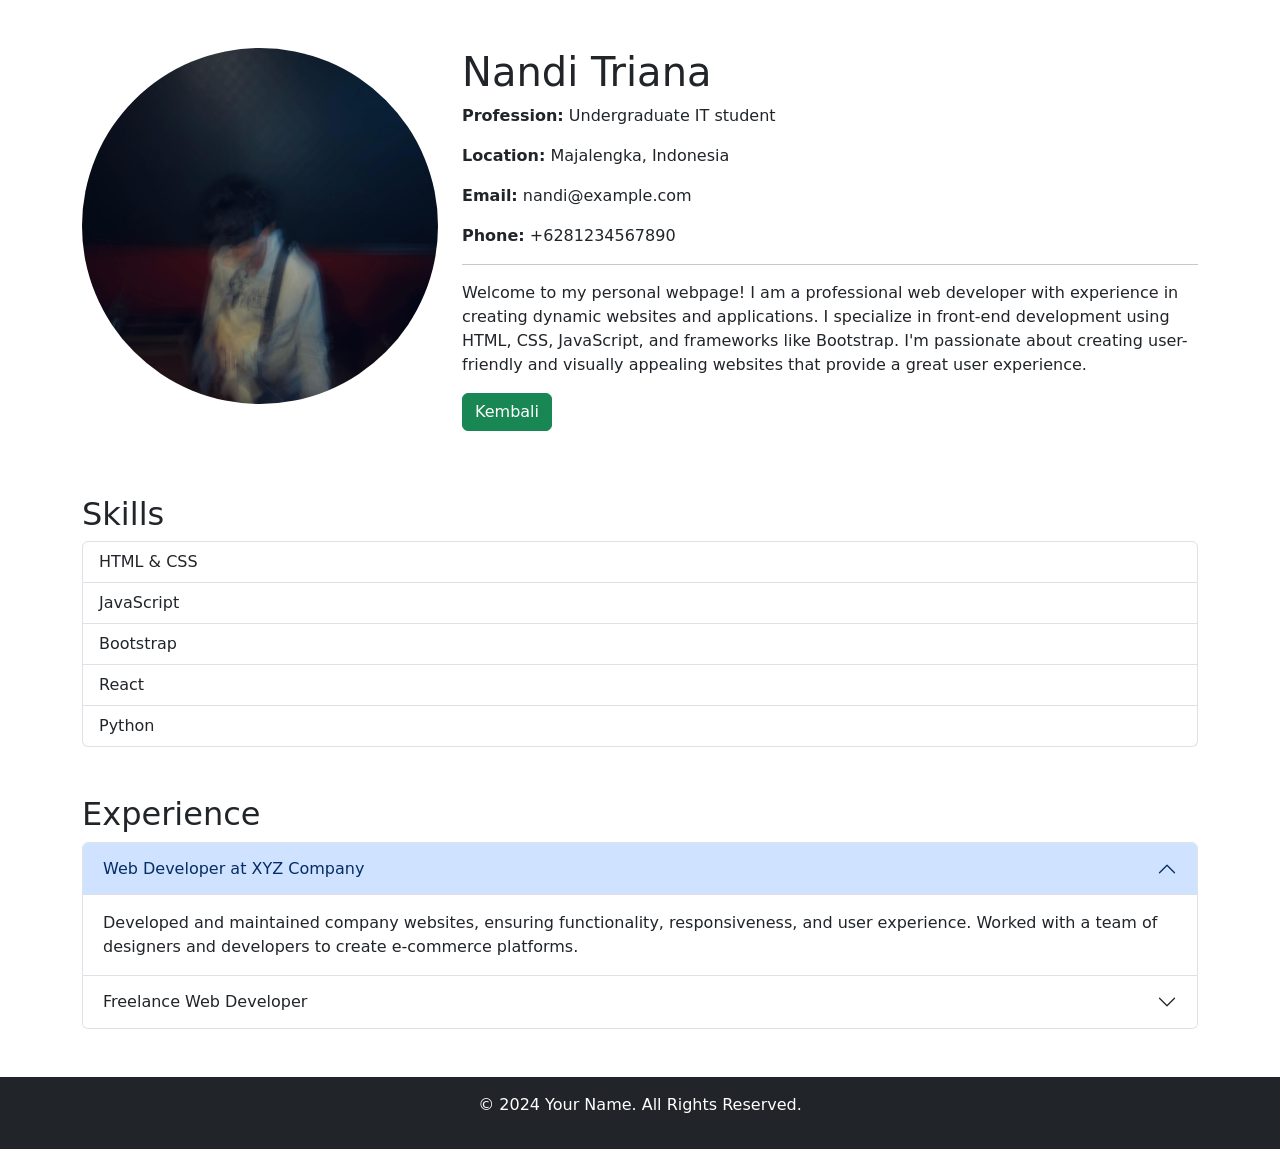
<file: TUGAS WEEK 2/datadiri/nandi.html>
<html lang="en">
<head>
    <meta charset="UTF-8">
    <meta name="viewport" content="width=device-width, initial-scale=1.0">
    <title>Biodata</title>
    <!-- Bootstrap CSS -->
    <link href="https://cdn.jsdelivr.net/npm/bootstrap@5.3.0-alpha1/dist/css/bootstrap.min.css" rel="stylesheet">
</head>
<body>


<!-- Main Content -->
<div class="container mt-5">
    <div class="row">
        <div class="col-md-4">
            <img src="../img/nandi.jpg" alt="Profile Picture" class="img-fluid rounded-circle mb-3">
        </div>
        <div class="col-md-8">
            <h1>Nandi Triana</h1>
            <p><strong>Profession:</strong> Undergraduate IT student</p>
            <p><strong>Location:</strong> Majalengka, Indonesia</p>
            <p><strong>Email:</strong> nandi@example.com</p>
            <p><strong>Phone:</strong> +6281234567890</p>
            <hr>
            <p>Welcome to my personal webpage! I am a professional web developer with experience in creating dynamic websites and applications. I specialize in front-end development using HTML, CSS, JavaScript, and frameworks like Bootstrap. I'm passionate about creating user-friendly and visually appealing websites that provide a great user experience.</p>
            <form>
                <button type="button"  onclick="history.back()" class="btn btn-success">Kembali</button>
               </form>
        </div>
    </div>

    <div class="row mt-5">
        <div class="col-md-12">
            <h2>Skills</h2>
            <ul class="list-group">
                <li class="list-group-item">HTML & CSS</li>
                <li class="list-group-item">JavaScript</li>
                <li class="list-group-item">Bootstrap</li>
                <li class="list-group-item">React</li>
                <li class="list-group-item">Python</li>
            </ul>
        </div>
    </div>

    <div class="row mt-5">
        <div class="col-md-12">
            <h2>Experience</h2>
            <div class="accordion" id="experienceAccordion">
                <div class="accordion-item">
                    <h2 class="accordion-header" id="headingOne">
                        <button class="accordion-button" type="button" data-bs-toggle="collapse" data-bs-target="#collapseOne" aria-expanded="true" aria-controls="collapseOne">
                            Web Developer at XYZ Company
                        </button>
                    </h2>
                    <div id="collapseOne" class="accordion-collapse collapse show" aria-labelledby="headingOne" data-bs-parent="#experienceAccordion">
                        <div class="accordion-body">
                            Developed and maintained company websites, ensuring functionality, responsiveness, and user experience. Worked with a team of designers and developers to create e-commerce platforms.
                        </div>
                    </div>
                </div>
                <div class="accordion-item">
                    <h2 class="accordion-header" id="headingTwo">
                        <button class="accordion-button collapsed" type="button" data-bs-toggle="collapse" data-bs-target="#collapseTwo" aria-expanded="false" aria-controls="collapseTwo">
                            Freelance Web Developer
                        </button>
                    </h2>
                    <div id="collapseTwo" class="accordion-collapse collapse" aria-labelledby="headingTwo" data-bs-parent="#experienceAccordion">
                        <div class="accordion-body">
                            Built websites for small businesses and personal portfolios, focusing on clean, modern design and user-centric functionality.
                        </div>
                    </div>
                </div>
            </div>
        </div>
    </div>
</div>

<!-- Footer -->
<footer class="bg-dark text-white text-center py-3 mt-5">
    <p>&copy; 2024 Your Name. All Rights Reserved.</p>
</footer>

<!-- Bootstrap JS -->
<script src="https://cdn.jsdelivr.net/npm/bootstrap@5.3.0-alpha1/dist/js/bootstrap.bundle.min.js"></script>
</body>
</html>
</file>
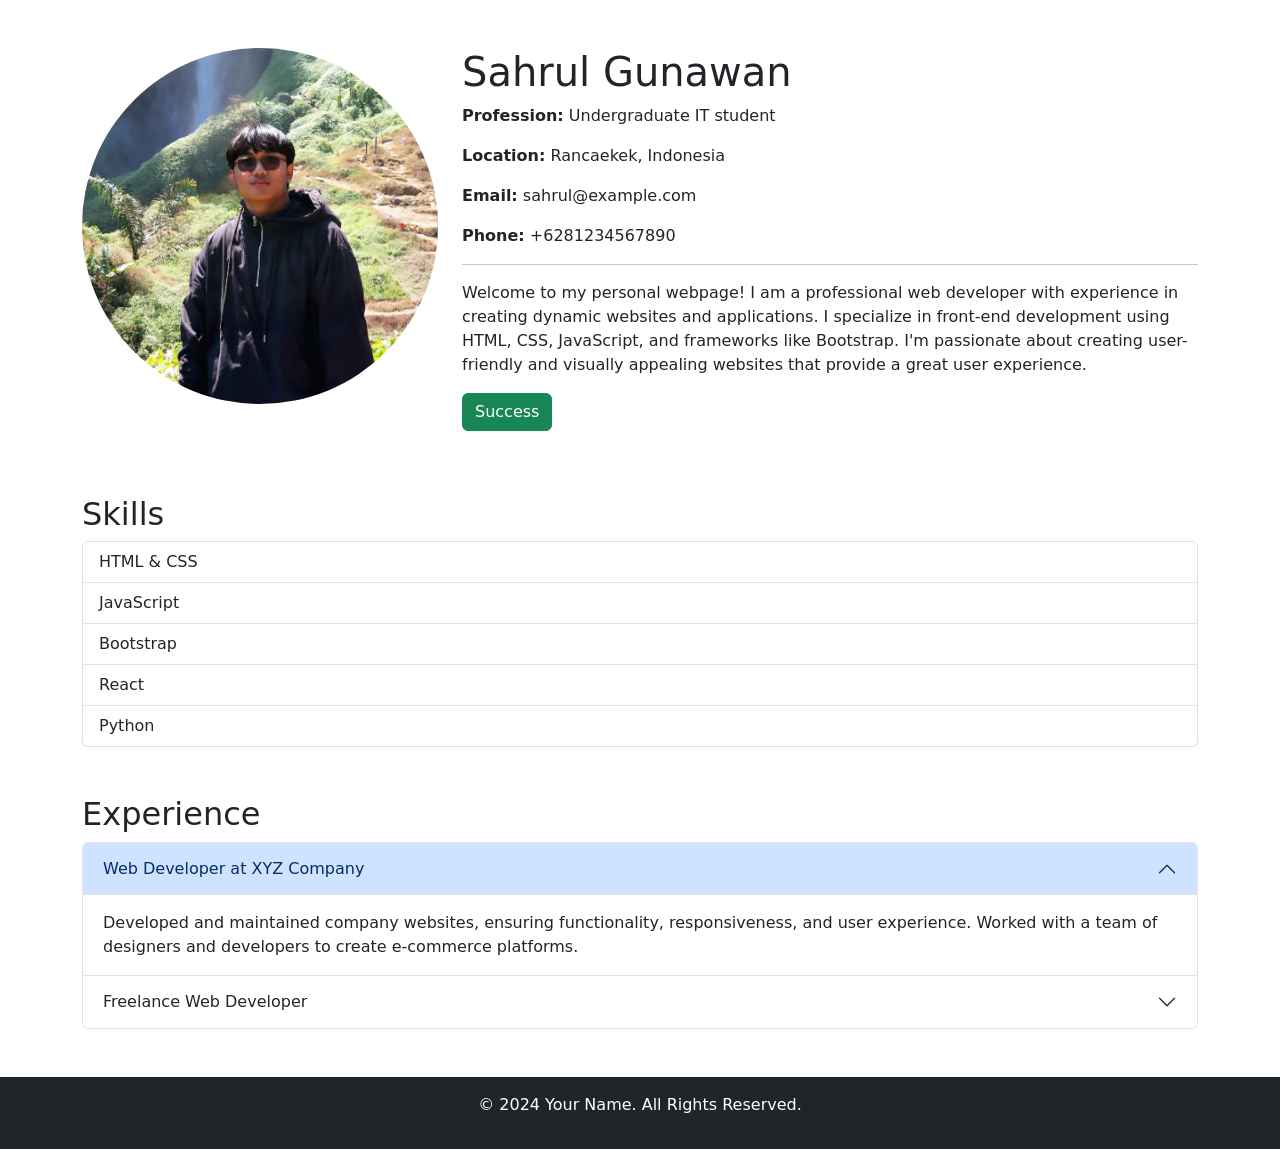
<file: TUGAS WEEK 2/datadiri/sahrul.html>
<html lang="en">
<head>
    <meta charset="UTF-8">
    <meta name="viewport" content="width=device-width, initial-scale=1.0">
    <title>Biodata</title>
    <!-- Bootstrap CSS -->
    <link href="https://cdn.jsdelivr.net/npm/bootstrap@5.3.0-alpha1/dist/css/bootstrap.min.css" rel="stylesheet">
</head>
<body>


<!-- Main Content -->
<div class="container mt-5">
    <div class="row">
        <div class="col-md-4">
            <img src="../img/sahrul.jpg" alt="Profile Picture" class="img-fluid rounded-circle mb-3">
        </div>
        <div class="col-md-8">
            <h1>Sahrul Gunawan</h1>
            <p><strong>Profession:</strong> Undergraduate IT student</p>
            <p><strong>Location:</strong> Rancaekek, Indonesia</p>
            <p><strong>Email:</strong> sahrul@example.com</p>
            <p><strong>Phone:</strong> +6281234567890</p>
            <hr>
            <p>Welcome to my personal webpage! I am a professional web developer with experience in creating dynamic websites and applications. I specialize in front-end development using HTML, CSS, JavaScript, and frameworks like Bootstrap. I'm passionate about creating user-friendly and visually appealing websites that provide a great user experience.</p>
            <form>
                <button type="button"  onclick="history.back()" class="btn btn-success">Success</button>
               </form>
        </div>
    </div>

    <div class="row mt-5">
        <div class="col-md-12">
            <h2>Skills</h2>
            <ul class="list-group">
                <li class="list-group-item">HTML & CSS</li>
                <li class="list-group-item">JavaScript</li>
                <li class="list-group-item">Bootstrap</li>
                <li class="list-group-item">React</li>
                <li class="list-group-item">Python</li>
            </ul>
        </div>
    </div>

    <div class="row mt-5">
        <div class="col-md-12">
            <h2>Experience</h2>
            <div class="accordion" id="experienceAccordion">
                <div class="accordion-item">
                    <h2 class="accordion-header" id="headingOne">
                        <button class="accordion-button" type="button" data-bs-toggle="collapse" data-bs-target="#collapseOne" aria-expanded="true" aria-controls="collapseOne">
                            Web Developer at XYZ Company
                        </button>
                    </h2>
                    <div id="collapseOne" class="accordion-collapse collapse show" aria-labelledby="headingOne" data-bs-parent="#experienceAccordion">
                        <div class="accordion-body">
                            Developed and maintained company websites, ensuring functionality, responsiveness, and user experience. Worked with a team of designers and developers to create e-commerce platforms.
                        </div>
                    </div>
                </div>
                <div class="accordion-item">
                    <h2 class="accordion-header" id="headingTwo">
                        <button class="accordion-button collapsed" type="button" data-bs-toggle="collapse" data-bs-target="#collapseTwo" aria-expanded="false" aria-controls="collapseTwo">
                            Freelance Web Developer
                        </button>
                    </h2>
                    <div id="collapseTwo" class="accordion-collapse collapse" aria-labelledby="headingTwo" data-bs-parent="#experienceAccordion">
                        <div class="accordion-body">
                            Built websites for small businesses and personal portfolios, focusing on clean, modern design and user-centric functionality.
                        </div>
                    </div>
                </div>
            </div>
        </div>
    </div>
</div>

<!-- Footer -->
<footer class="bg-dark text-white text-center py-3 mt-5">
    <p>&copy; 2024 Your Name. All Rights Reserved.</p>
</footer>

<!-- Bootstrap JS -->
<script src="https://cdn.jsdelivr.net/npm/bootstrap@5.3.0-alpha1/dist/js/bootstrap.bundle.min.js"></script>
</body>
</html>
</file>
<file: TUGAS WEEK 2/style/style.css>
body, html {
        margin: 0;
        padding: 0;
        font-family: Arial, sans-serif;
        height: 100%;
    }
    .container {
        display: flex;
        flex-direction: column;
        min-height: 100vh;
    }
    header {
        background-color: #0066cc;
        color: white;
        padding: 10px;
        text-align: left;
    }
    .content {
        display: flex;
        flex: 1;
    }
    .menu {
        background-color: #f0f0f0;
        width: 150px;
        padding: 10px;
    }
    .menu ul {
        list-style-type: none;
        padding: 0;
    }
    .menu ul li {
        background-color: yellow;
        margin-bottom: 5px;
        padding: 5px;
    }
    main {
        flex: 1;
        padding: 20px;
    }
    .sidebar {
        background-color: #d3d3d3;
        width: 100px;
        padding: 10px;
        text-align: center;
    }
    .sidebar img {
        width: 60px;
        height: 60px;
    }
    footer {
        background-color: #0066cc;
        color: white;
        text-align: left;
        padding: 10px;
    }
</file>
<file: TUGAS WEEK 4/style/style.css>
.right-sidebar img {
  width: 60px;
  height: 60px;
}

.right-sidebar {
  background-color: #ffffffdb;
}

.sidebar {
  background-color: #ffffffdb;
  padding: 15px;
  height: 100vh;
}

.main-content {
  padding: 20px;
}

.menu-item {
  background-color: yellow;
  margin-bottom: 10px;
  padding: 10px;
  text-align: center;
}

.menu-item a {
  text-decoration: none;
  color: black;
}

.menu-item:hover {
  background-color: #f0ad4e;
}

.pagination {
  justify-content: center;
}

footer {
  background-color: #007bff;
  color: white;
  padding: 15px;
  text-align: center;
  bottom: 0;
  width: 100%;
}
</file>
